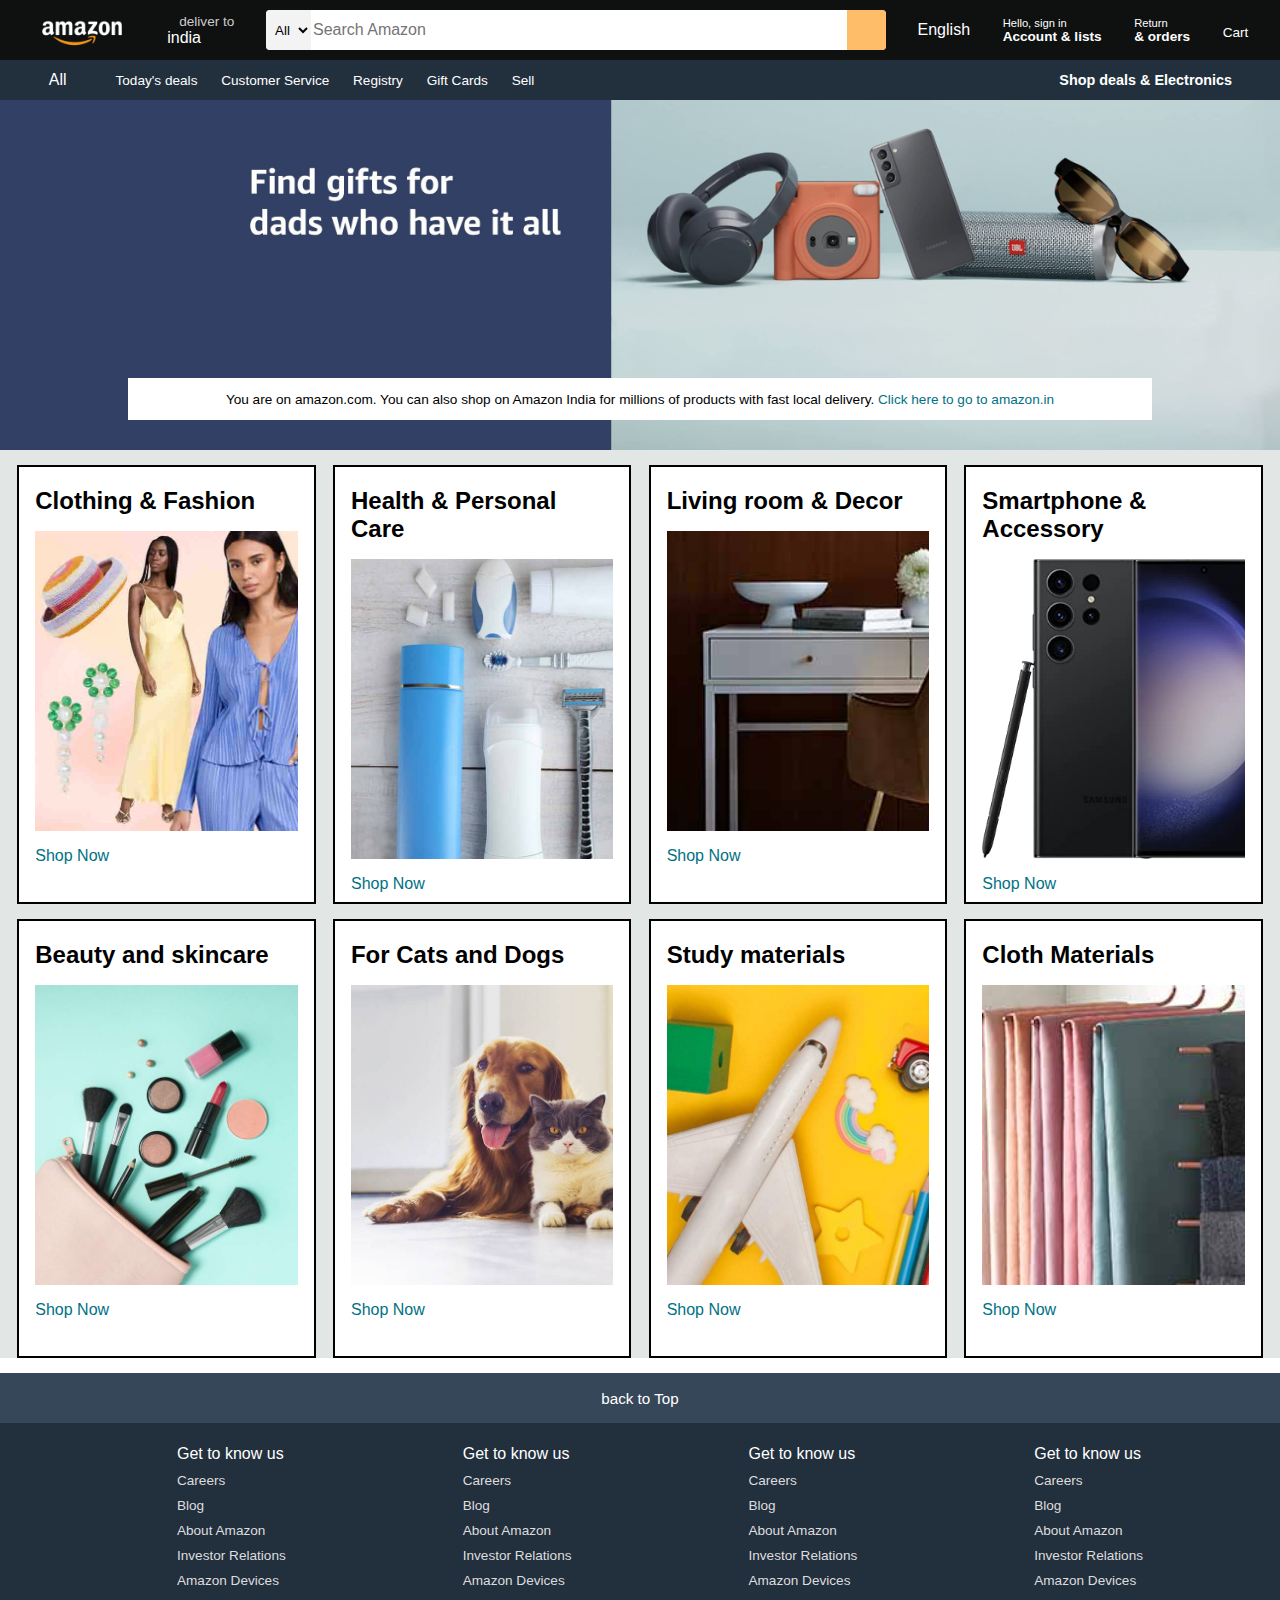
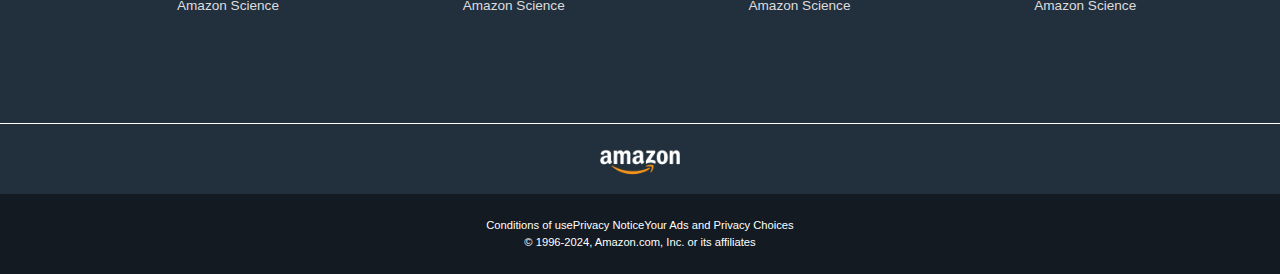
<file: Amazon Clone/index.html>
<!DOCTYPE html>
<html lang="en">
  <head>
    <meta charset="UTF-8" />
    <meta name="viewport" content="width=device-width, initial-scale=1.0" />
    <title>Amazon clone</title>
    <link
      rel="stylesheet"
      href="https://cdnjs.cloudflare.com/ajax/libs/font-awesome/6.6.0/css/all.min.css"
      integrity="sha512-Kc323vGBEqzTmouAECnVceyQqyqdsSiqLQISBL29aUW4U/M7pSPA/gEUZQqv1cwx4OnYxTxve5UMg5GT6L4JJg=="
      crossorigin="anonymous"
      referrerpolicy="no-referrer"
    />
    <link rel="stylesheet" href="styles.css" />
  </head>
  <body>
    <header>
      <div class="navbar">
        <div class="nav-logo border">
          <div class="logo"></div>
        </div>

        <div class="nav-address border">
          <p class="add-first">deliver to</p>
          <div class="add-icon">
            <i class="fa-solid fa-location-dot"></i>
            <p class="add-second">india</p>
          </div>
        </div>

        <div class="nav-search">
          <select class="search-select">
            <option>All</option>
          </select>
          <input type="text" placeholder="Search Amazon" class="search-input" />
          <div class="search-icon">
            <i class="fa-solid fa-magnifying-glass"></i>
          </div>
        </div>

        <div class="nav-lang border">
          <i class="fa-solid fa-globe"></i>
          English
        </div>

        <div class="nav-signin border">
          <p class="nav-first"><span>Hello, sign in</span></p>
          <p class="nav-second">Account & lists</p>
        </div>

        <div class="nav-return border">
          <p class="nav-first"><span>Return </span></p>
          <p class="nav-second">& orders</p>
        </div>

        <div class="nav-cart border">
          <i class="fa-solid fa-cart-shopping"></i>
          Cart
        </div>
      </div>

      <!-- panel -->
      <div class="panel ">
        <div class="panel-all border">
          <i class="fa-solid fa-bars"></i>
          All
        </div>
        <div class="panel-options">
          <p>Today's deals</p>
          <p>Customer Service</p>
          <p>Registry</p>
          <p>Gift Cards</p>
          <p>Sell</p>
        </div>
        <div class="panel-deals">Shop deals & Electronics</div>
      </div>
    </header>
    <!-- hero section -->
    <div class="hero-section">
      <div class="hero-message">
        <p>
          You are on amazon.com. You can also shop on Amazon India for millions
          of products with fast local delivery.
          <a href="#">Click here to go to amazon.in</a>
        </p>
      </div>
    </div>
    <!-- shop section -->

    <div class="shop-section">
      <div class="box1 box">
        <div class="box-content">
          <h2> Clothing & Fashion </h2>
        <div class="box-img1"></div>
        <p>Shop Now</p>
        </div>
      </div>

    <div class="box2 box">
      <div class="box-content">
        <h2>Health & Personal Care</h2>
      <div class="box-img2"></div>
      <p>Shop Now</p>
      </div>
    </div>
    <div class="box3 box">
      <div class="box-content">
        <h2>Living room & Decor</h2>
      <div class="box-img3"></div>
      <p>Shop Now</p>
      </div>
    </div>
    <div class="box4 box">
      <div class="box-content">
        <h2>Smartphone & Accessory </h2>
      <div class="box-img4"></div>
      <p>Shop Now</p>
      </div>
    </div>
    </div>


    <div class="shop-section">
      <div class="box1 box">
        <div class="box-content">
          <h2>Beauty and skincare</h2>
        <div class="box-img5"></div>
        <p>Shop Now</p>
        </div>
      </div>

    <div class="box2 box">
      <div class="box-content">
        <h2> For Cats and Dogs</h2>
      <div class="box-img6"></div>
      <p>Shop Now</p>
      </div>
    </div>
    <div class="box3 box">
      <div class="box-content">
        <h2>Study materials</h2>
      <div class="box-img7"></div>
      <p>Shop Now</p>
      </div>
    </div>
    <div class="box4 box">
      <div class="box-content">
        <h2>Cloth Materials </h2>
      <div class="box-img8"></div>
      <p>Shop Now</p>
      </div>
    </div>
    </div>

    <!-- footer  -->
    <footer>
      <div class="foot-panel1">
        back to Top
      </div>

      <div class="foot-panel2">
        <ul>
          <p>
            Get to know us
          </p>
          <a href="#">Careers</a>
          <a href="#">Blog</a>
          <a href="#">About Amazon</a>
          <a href="#">Investor Relations</a>
          <a href="#">Amazon Devices</a>
          <a href="#">Amazon Science</a>
        </ul>

        <ul>
          <p>
            Get to know us
          </p>
          <a href="#">Careers</a>
          <a href="#">Blog</a>
          <a href="#">About Amazon</a>
          <a href="#">Investor Relations</a>
          <a href="#">Amazon Devices</a>
          <a href="#">Amazon Science</a>
        </ul>

        <ul>
          <p>
            Get to know us
          </p>
          <a href="#">Careers</a>
          <a href="#">Blog</a>
          <a href="#">About Amazon</a>
          <a href="#">Investor Relations</a>
          <a href="#">Amazon Devices</a>
          <a href="#">Amazon Science</a>
        </ul>

        <ul>
          <p>
            Get to know us
          </p>
          <a href="#">Careers</a>
          <a href="#">Blog</a>
          <a href="#">About Amazon</a>
          <a href="#">Investor Relations</a>
          <a href="#">Amazon Devices</a>
          <a href="#">Amazon Science</a>
        </ul>
      </div>
      <div class="foot-panel3">
        <div class="logo"></div>
      </div>
      <div class="foot-panel4">
        <div class="pages">
          <a href="#">Conditions of use</a>
          <a href="#">Privacy Notice</a>
          <a href="#">Your Ads and Privacy Choices </a>
        </div>
        <div class="copyright">
          © 1996-2024, Amazon.com, Inc. or its affiliates
        </div>
      </div>
    </footer>
  </body>
</html>
</file>
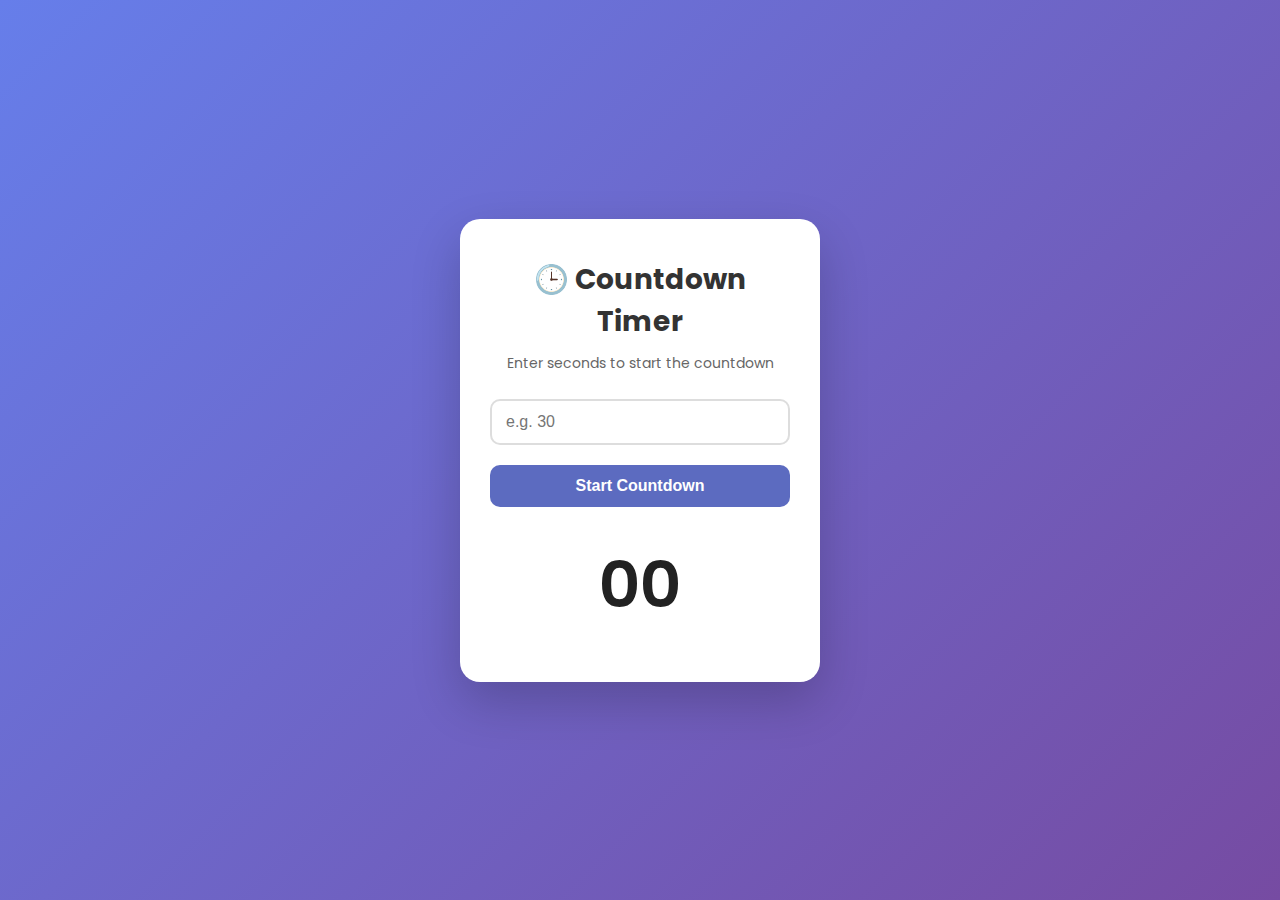
<file: countdown timer/index.html>
<!DOCTYPE html>
<html lang="en">
  <head>
    <meta charset="UTF-8" />
    <meta name="viewport" content="width=device-width, initial-scale=1.0" />
    <title>Countdown Timer</title>
    <link rel="stylesheet" href="style.css" />
    <link
      href="https://fonts.googleapis.com/css2?family=Poppins:wght@400;600&display=swap"
      rel="stylesheet"
    />
  </head>
  <body>
    <div class="container">
      <h1>🕒 Countdown Timer</h1>
      <p class="subtitle">Enter seconds to start the countdown</p>

      <input type="number" id="secondsInput" placeholder="e.g. 30" min="1" />
      <button id="startBtn">Start Countdown</button>

      <div id="displayArea">
        <h2 id="countdownDisplay">00</h2>
        <p id="doneMessage"></p>
      </div>
    </div>

    <script src="script.js"></script>
  </body>
</html>
</file>
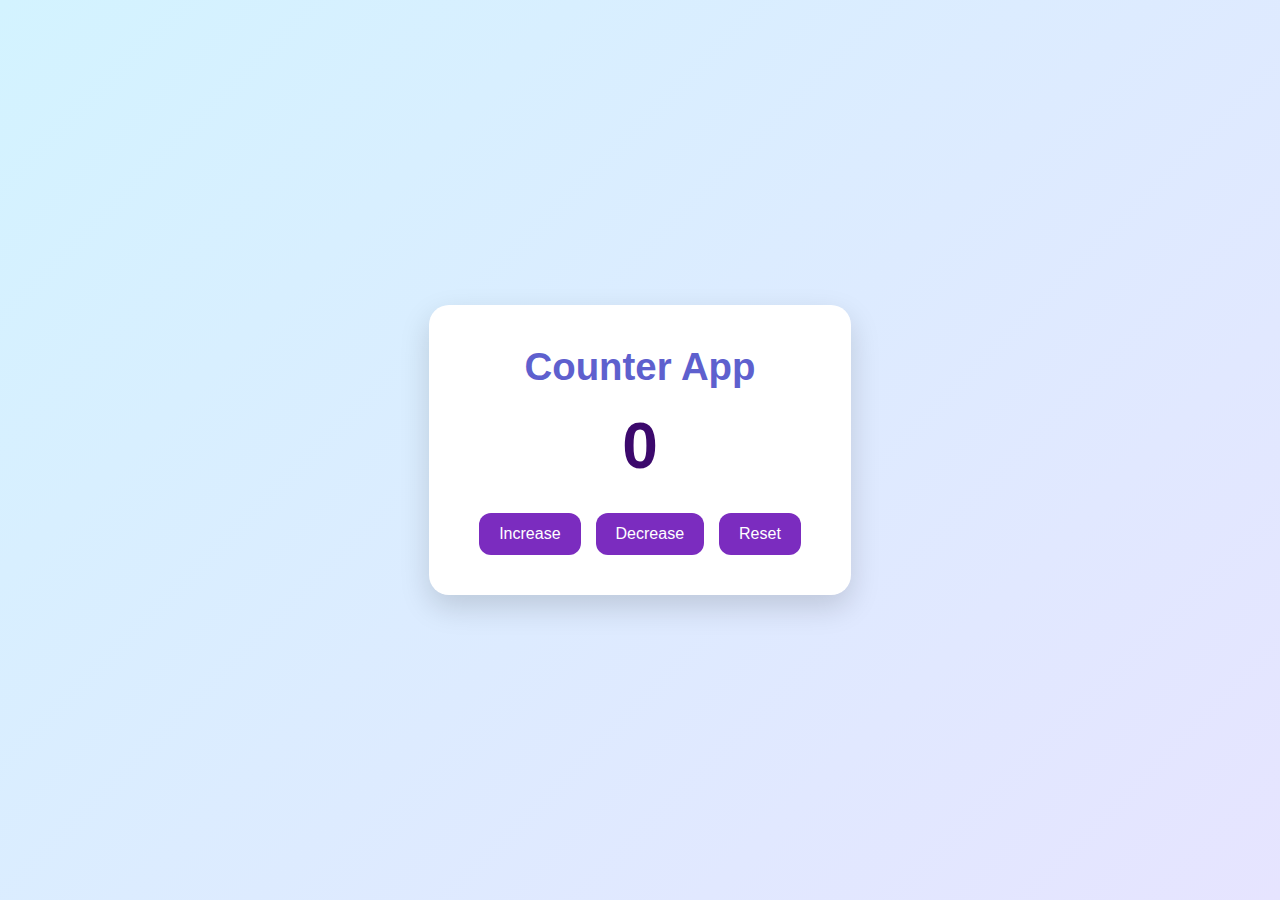
<file: Counter App/index.html>
<!DOCTYPE html>
<html lang="en">
<head>
  <meta charset="UTF-8" />
  <meta name="viewport" content="width=device-width, initial-scale=1.0"/>
  <title>Counter App</title>
  <link rel="stylesheet" href="style.css" />
</head>
<body>
  <div class="counter-app">
    <h1>Counter App</h1>
    <div id="count-display">0</div>
    <div class="button-group">
      <button id="increase">Increase</button>
      <button id="decrease">Decrease</button>
      <button id="reset">Reset</button>
    </div>
  </div>
  <script src="script.js"></script>
</body>
</html>
</file>
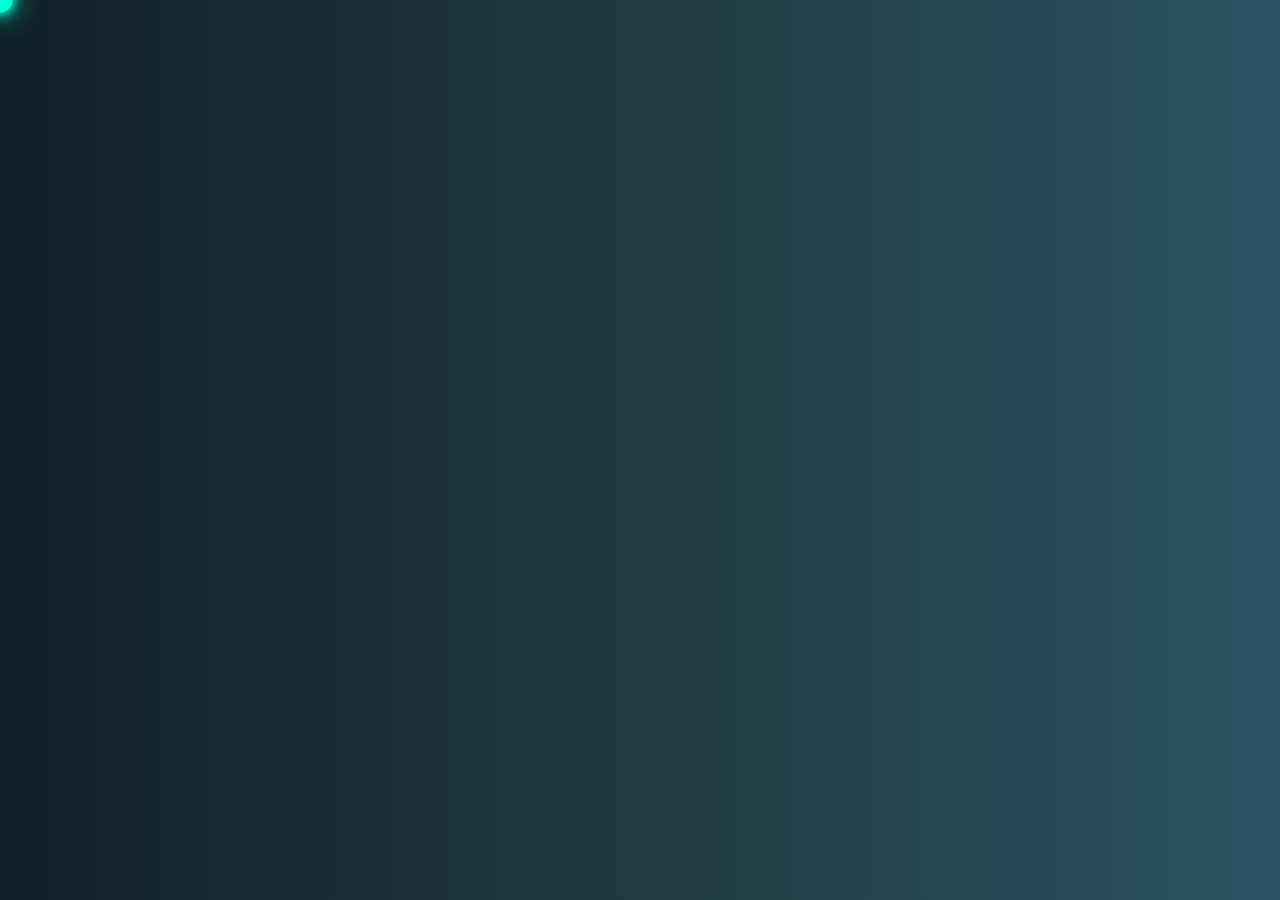
<file: Cursor Follower/index.html>
<!DOCTYPE html>
<html lang="en">
<head>
  <meta charset="UTF-8" />
  <meta name="viewport" content="width=device-width, initial-scale=1.0"/>
  <title>Cursor Follower</title>
  <link rel="stylesheet" href="style.css" />
</head>
<body>
  <div class="follower"></div>

  <script src="script.js"></script>
</body>
</html>
</file>
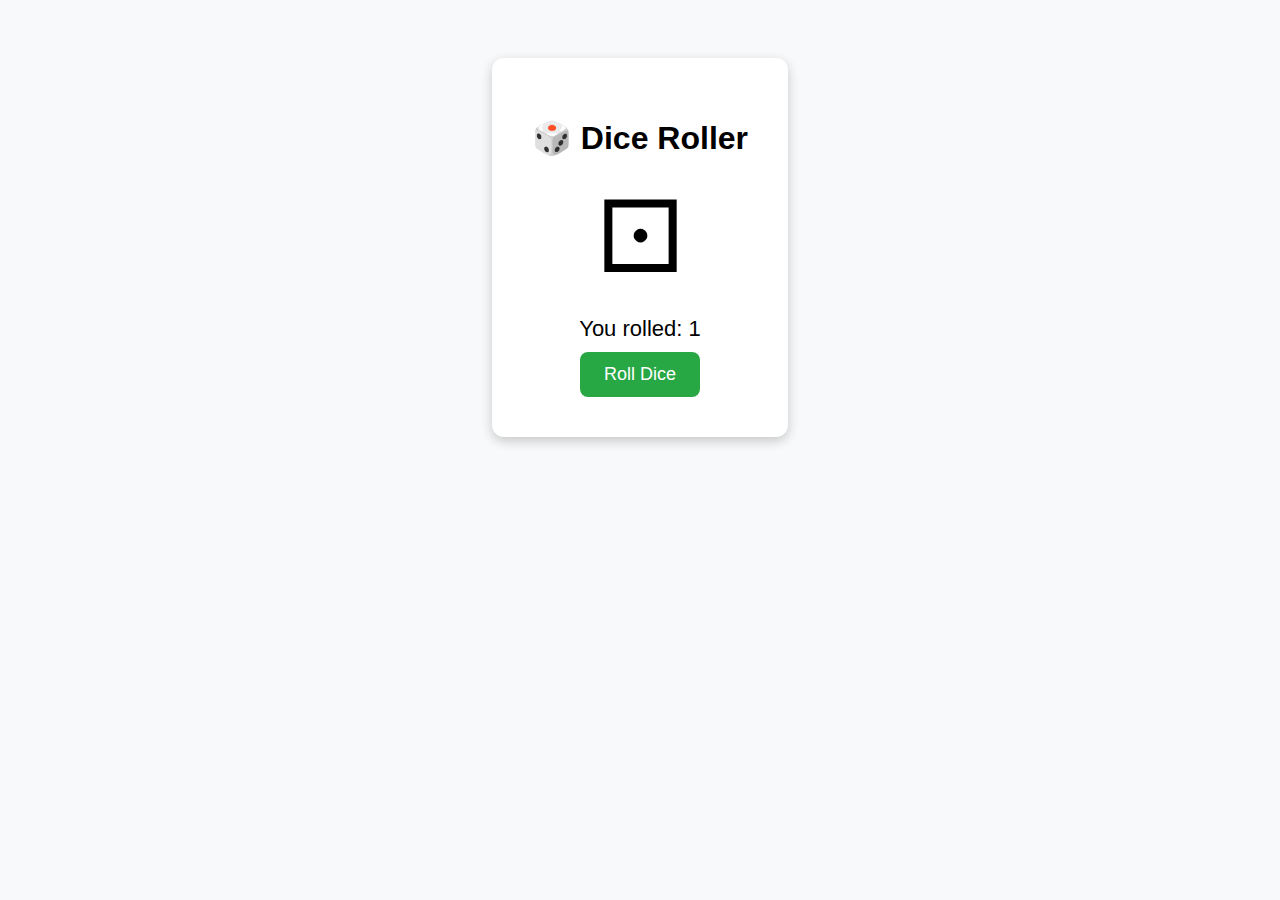
<file: dice roller/index.html>
<!DOCTYPE html>
<html lang="en">
<head>
  <meta charset="UTF-8" />
  <meta name="viewport" content="width=device-width, initial-scale=1.0"/>
  <title>Dice Roller</title>
  <link rel="stylesheet" href="style.css" />
</head>
<body>
  <div class="container">
    <h1>🎲 Dice Roller</h1>
    <div id="diceFace">⚀</div>
    <p id="diceNumber">You rolled: 1</p>
    <button id="rollBtn">Roll Dice</button>
  </div>

  <script src="script.js"></script>
</body>
</html>
</file>
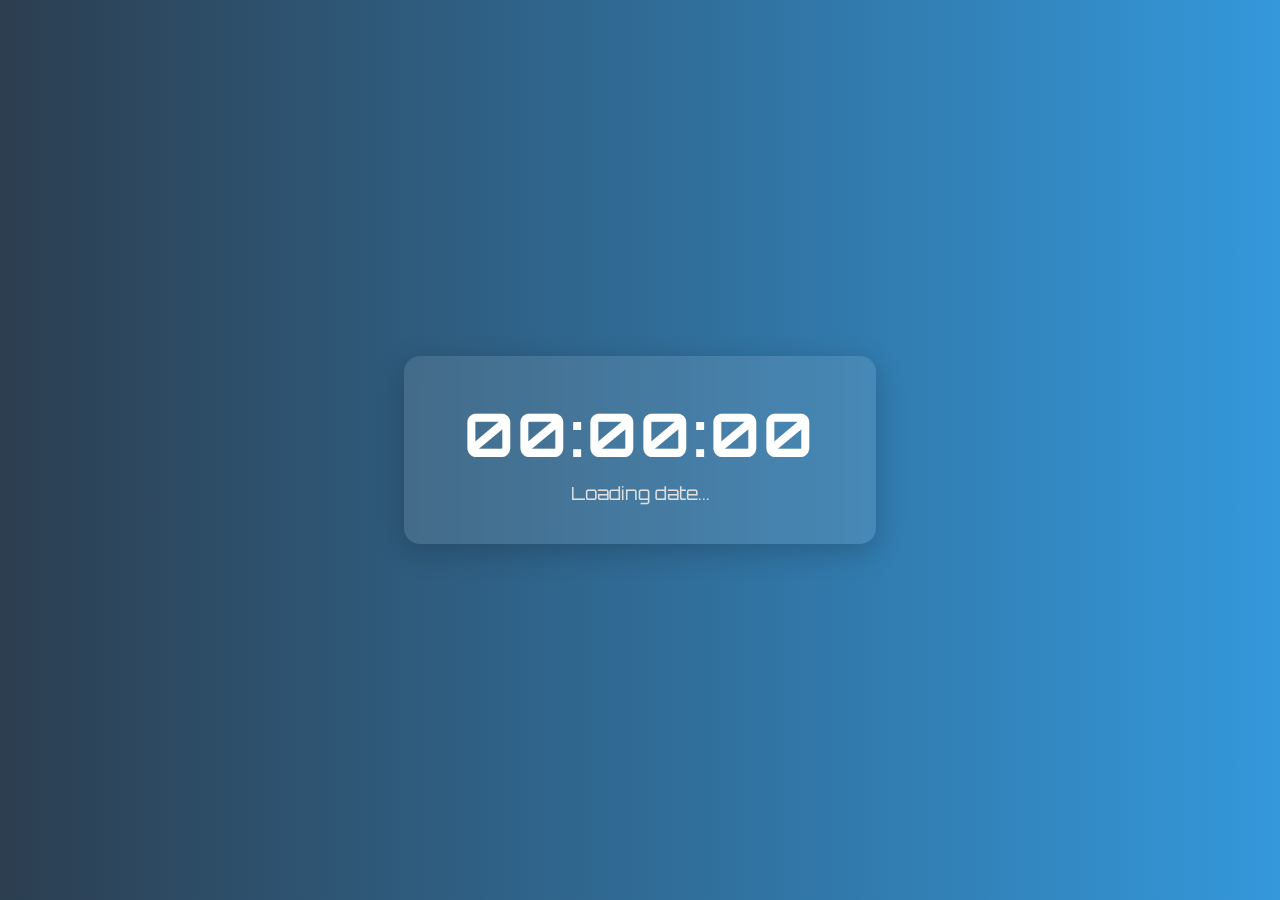
<file: digital clock/index.html>
<!DOCTYPE html>
<html lang="en">
<head>
  <meta charset="UTF-8" />
  <meta name="viewport" content="width=device-width, initial-scale=1.0"/>
  <title>Digital Clock</title>
  <link rel="stylesheet" href="style.css" />
  <link href="https://fonts.googleapis.com/css2?family=Orbitron&display=swap" rel="stylesheet">
</head>
<body>
  <div class="clock-container">
    <h1 id="clock">00:00:00</h1>
    <p class="date" id="date">Loading date...</p>
  </div>
  <script src="script.js"></script>
</body>
</html>
</file>
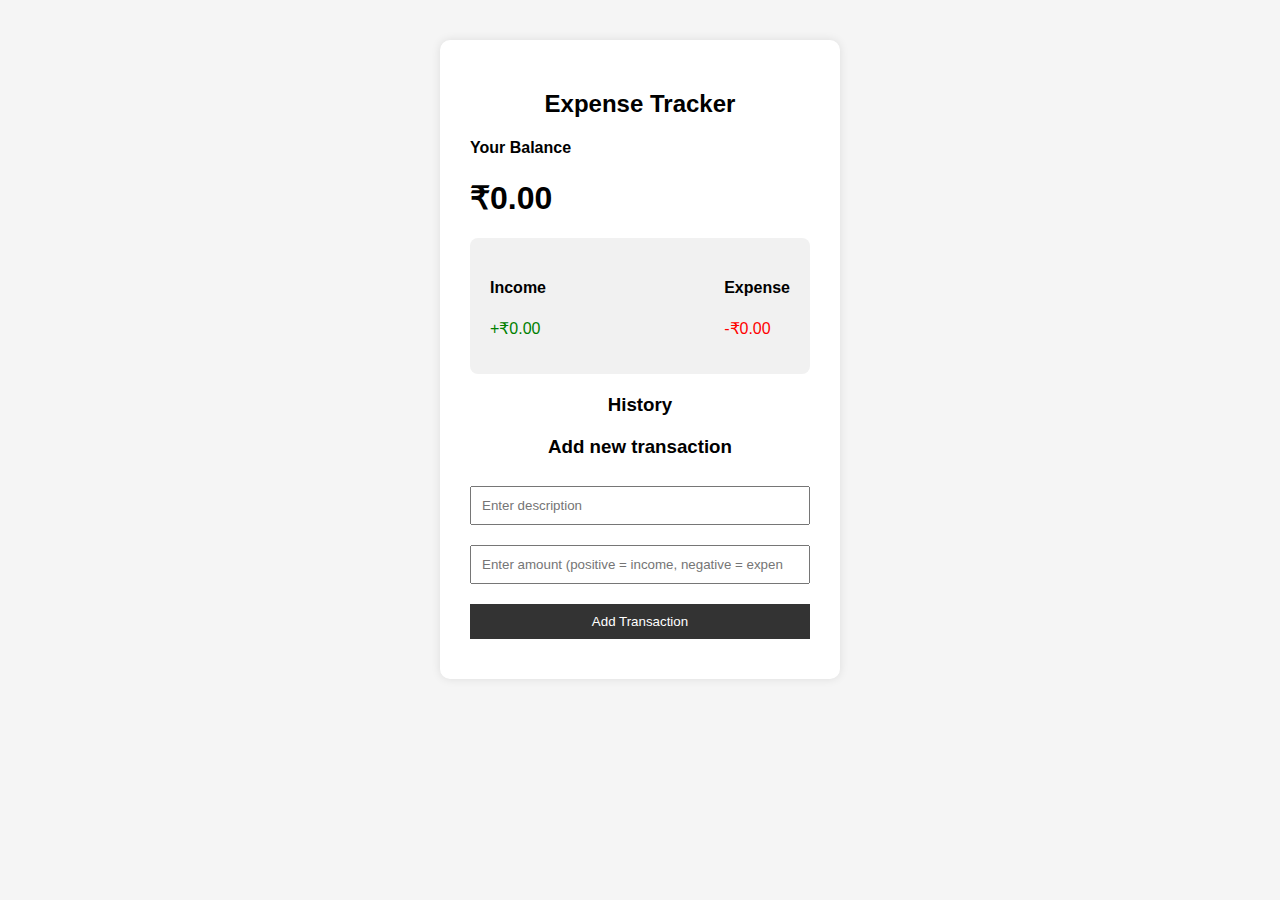
<file: expense tracker/index.html>
<!DOCTYPE html>
<html lang="en">
<head>
  <meta charset="UTF-8" />
  <meta name="viewport" content="width=device-width, initial-scale=1.0"/>
  <title>Expense Tracker</title>
  <link rel="stylesheet" href="style.css" />
</head>
<body>
  <div class="container">
    <h2>Expense Tracker</h2>
    <h4>Your Balance</h4>
    <h1 id="balance">₹0.00</h1>

    <div class="inc-exp-container">
      <div>
        <h4>Income</h4>
        <p id="money-plus" class="money plus">+₹0.00</p>
      </div>
      <div>
        <h4>Expense</h4>
        <p id="money-minus" class="money minus">-₹0.00</p>
      </div>
    </div>

    <h3>History</h3>
    <ul id="list" class="list"></ul>

    <h3>Add new transaction</h3>
    <form id="form">
      <input type="text" id="text" placeholder="Enter description" required />
      <input type="number" id="amount" placeholder="Enter amount (positive = income, negative = expense)" required />
      <button type="submit">Add Transaction</button>
    </form>
  </div>

  <script src="script.js"></script>
</body>
</html>
</file>
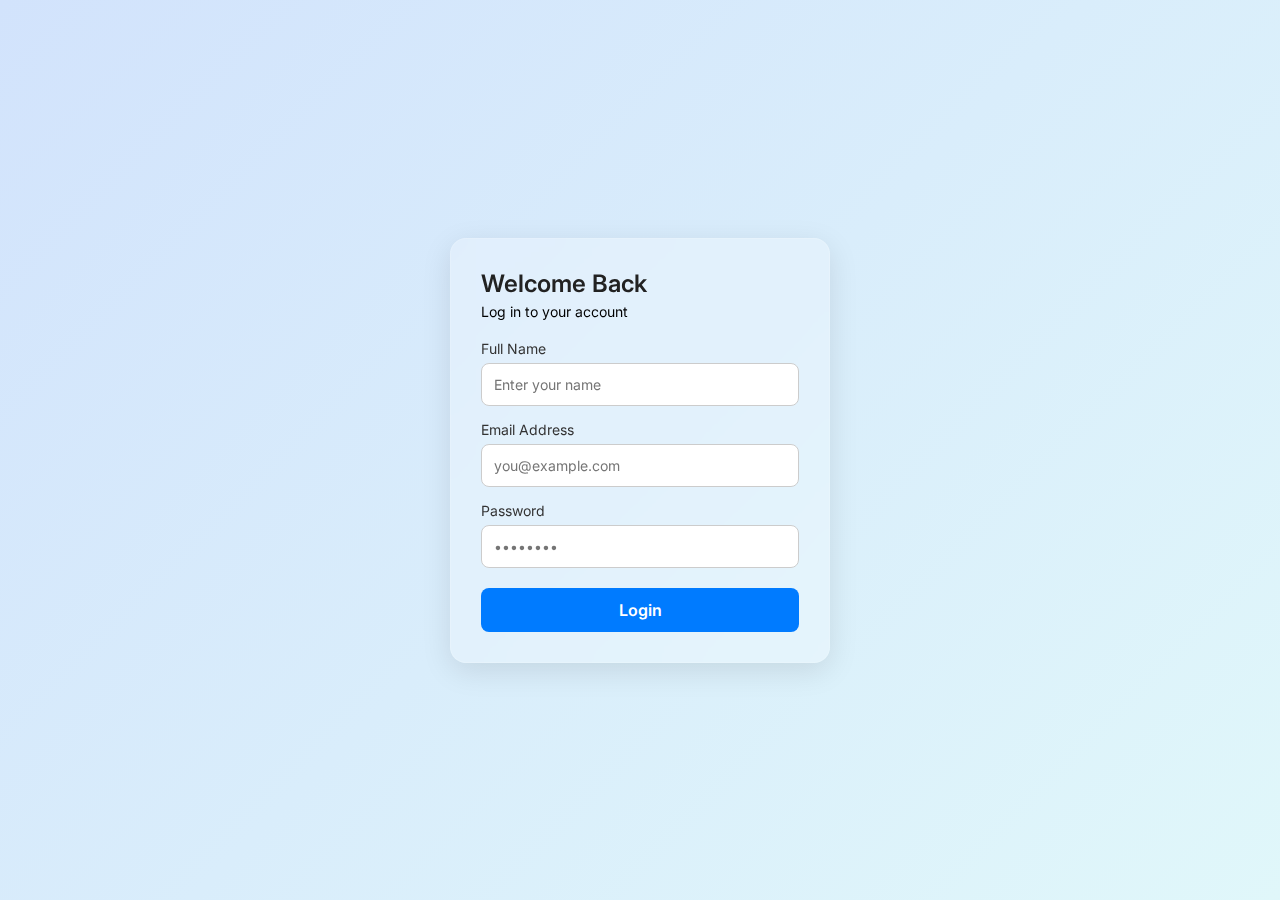
<file: login page/index.html>
<!DOCTYPE html>
<html lang="en">
<head>
  <meta charset="UTF-8" />
  <meta name="viewport" content="width=device-width, initial-scale=1.0" />
  <title>Login | MediCare</title>
  <link rel="stylesheet" href="style.css" />
  <link href="https://fonts.googleapis.com/css2?family=Inter:wght@400;600&display=swap" rel="stylesheet" />
</head>
<body>
  <div class="container">
    <form id="loginForm" class="login-box">
      <h2>Welcome Back </h2>
      <p class="sub">Log in to your account</p>

      <label for="username">Full Name</label>
      <input type="text" id="username" name="username" placeholder="Enter your name" required />

      <label for="email">Email Address</label>
      <input type="email" id="email" name="email" placeholder="you@example.com" required />

      <label for="password">Password</label>
      <input type="password" id="password" name="password" placeholder="••••••••" required />

      <button type="submit" id="btn">Login</button>
    </form>
  </div>

  <script src="script.js"></script>
</body>
</html>
</file>
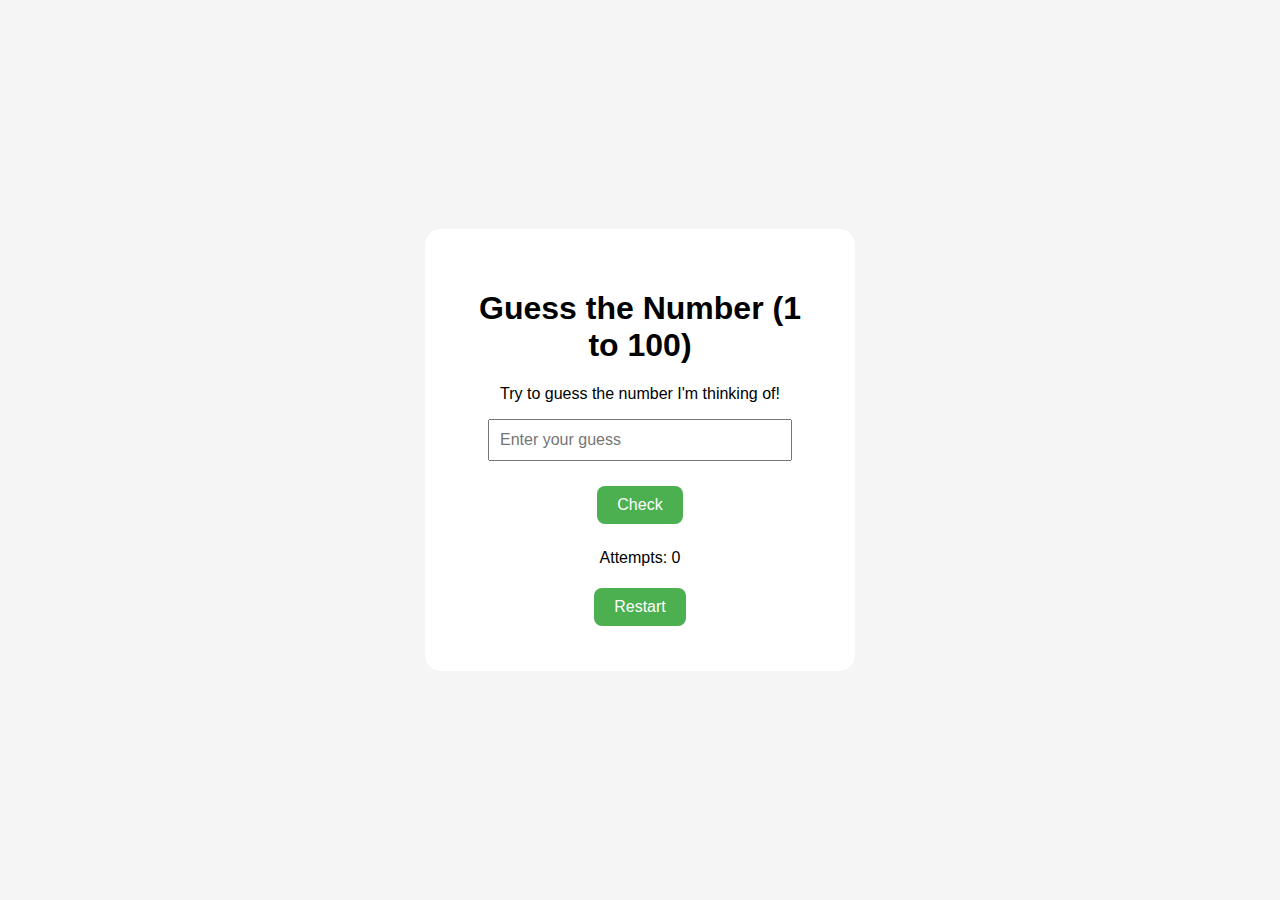
<file: number guessing game/index.html>
<!DOCTYPE html>
<html lang="en">
  <head>
    <meta charset="UTF-8" />
    <title>Number Guessing Game</title>
    <link rel="stylesheet" href="style.css" />
  </head>
  <body>
    <div class="game-container">
      <h1>Guess the Number (1 to 100)</h1>
      <p>Try to guess the number I'm thinking of!</p>

      <input type="number" id="guessInput" placeholder="Enter your guess" />
      <button id="checkBtn">Check</button>
      <p id="message"></p>
      <p id="attempts">Attempts: 0</p>
      <button id="restartBtn">Restart</button>
    </div>

    <script src="script.js"></script>
  </body>
</html>
</file>
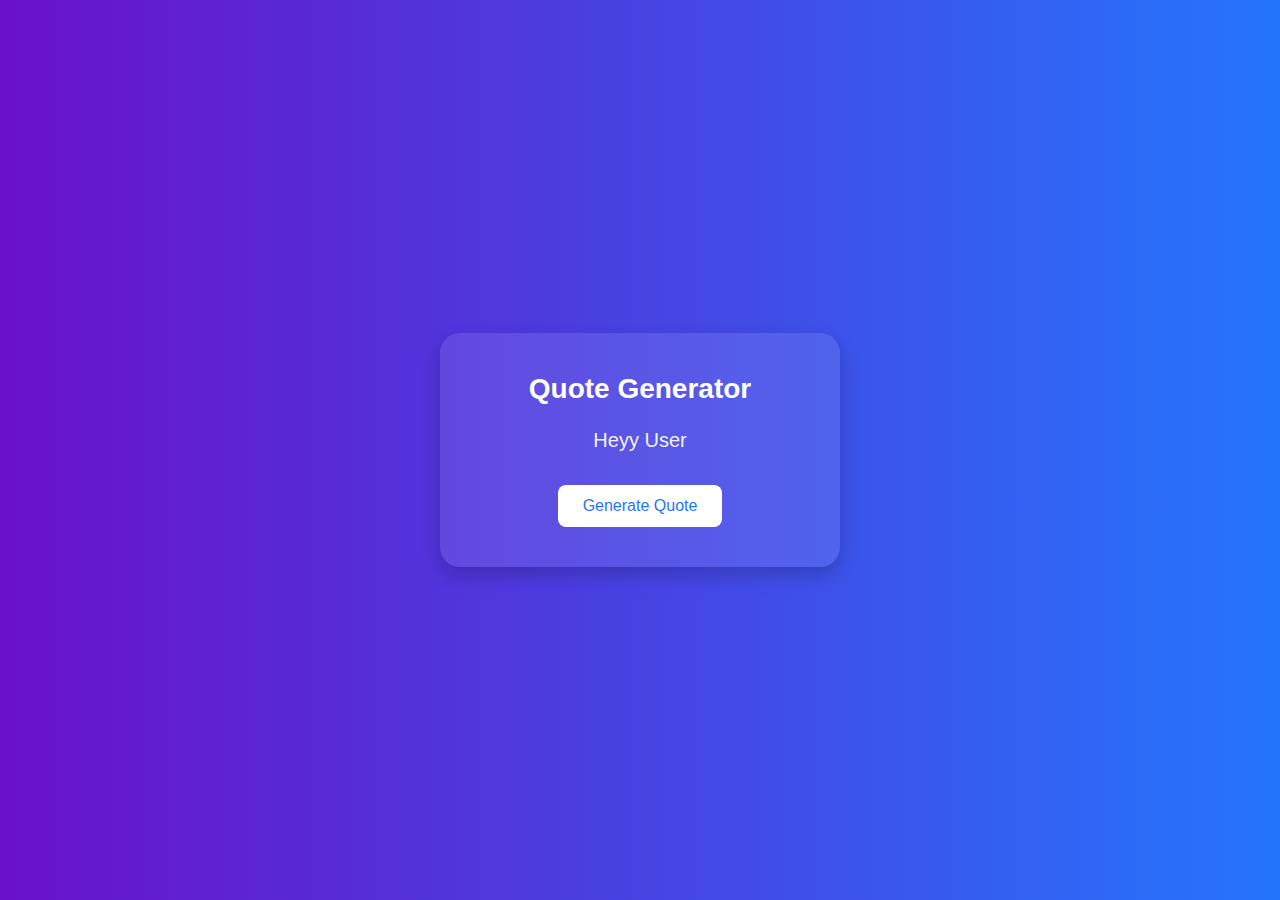
<file: Random Quote generator/index.html>
<!DOCTYPE html>
<html lang="en">
  <head>
    <meta charset="UTF-8" />
    <meta name="viewport" content="width=device-width, initial-scale=1.0" />
    <title>Document</title>
    <link rel="stylesheet" href="style.css" />
  </head>
  <body>
    <div class="container">
      <h1>Quote Generator</h1>
      <p id="quote">Heyy User</p>
      <button id="btn">Generate Quote</button>
    </div>
    <script src="script.js"></script>
  </body>
</html>
</file>
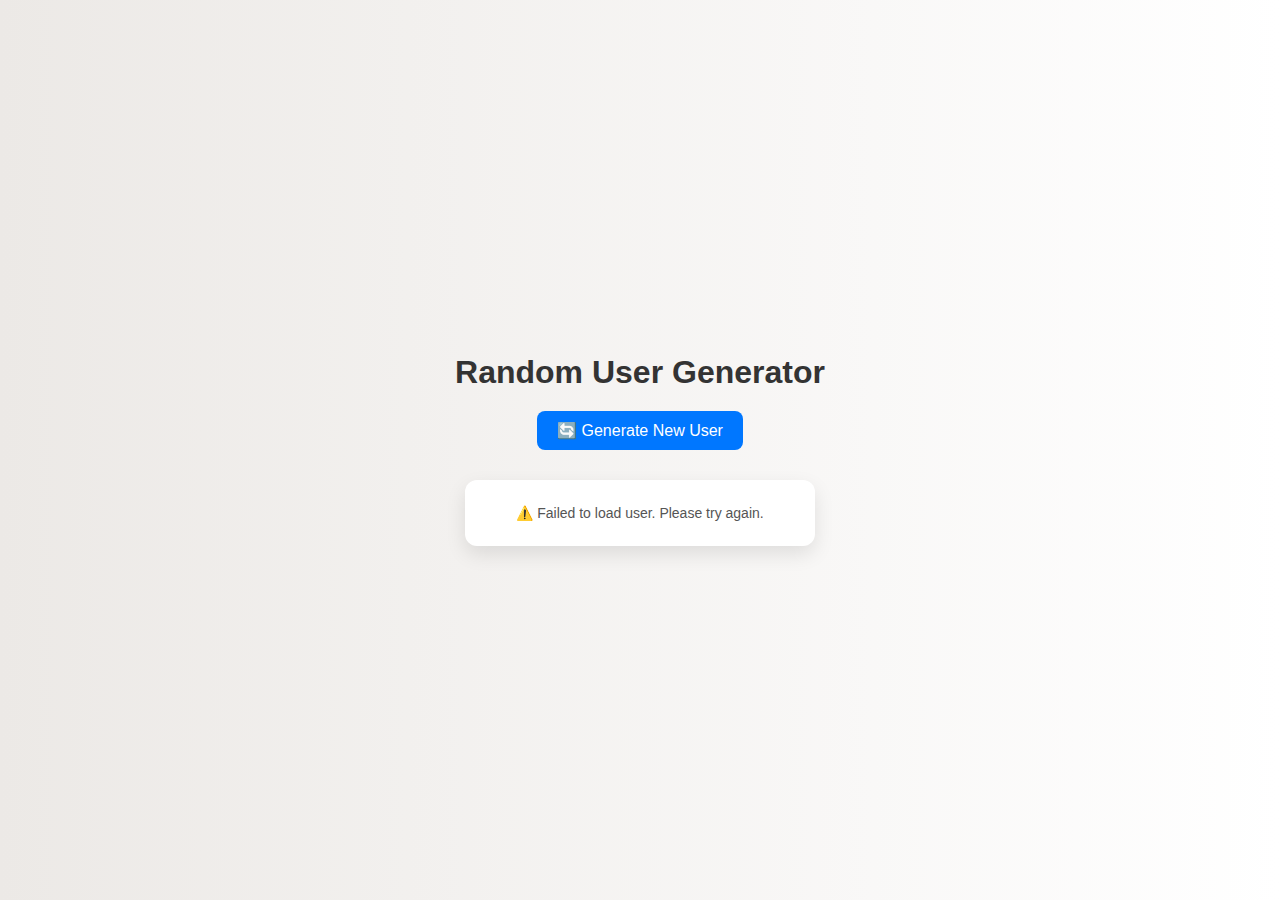
<file: Random User Generator/index.html>
<!DOCTYPE html>
<html lang="en">
<head>
  <meta charset="UTF-8" />
  <meta name="viewport" content="width=device-width, initial-scale=1.0" />
  <title>Random User Generator</title>
  <link rel="stylesheet" href="style.css" />
</head>
<body>
  <div class="container">
    <h1>Random User Generator</h1>
    <button id="generate">🔄 Generate New User</button>
    <div id="user-card" class="card">
      <!-- User data will be inserted here -->
    </div>
  </div>

  <script src="script.js"></script>
</body>
</html>
</file>
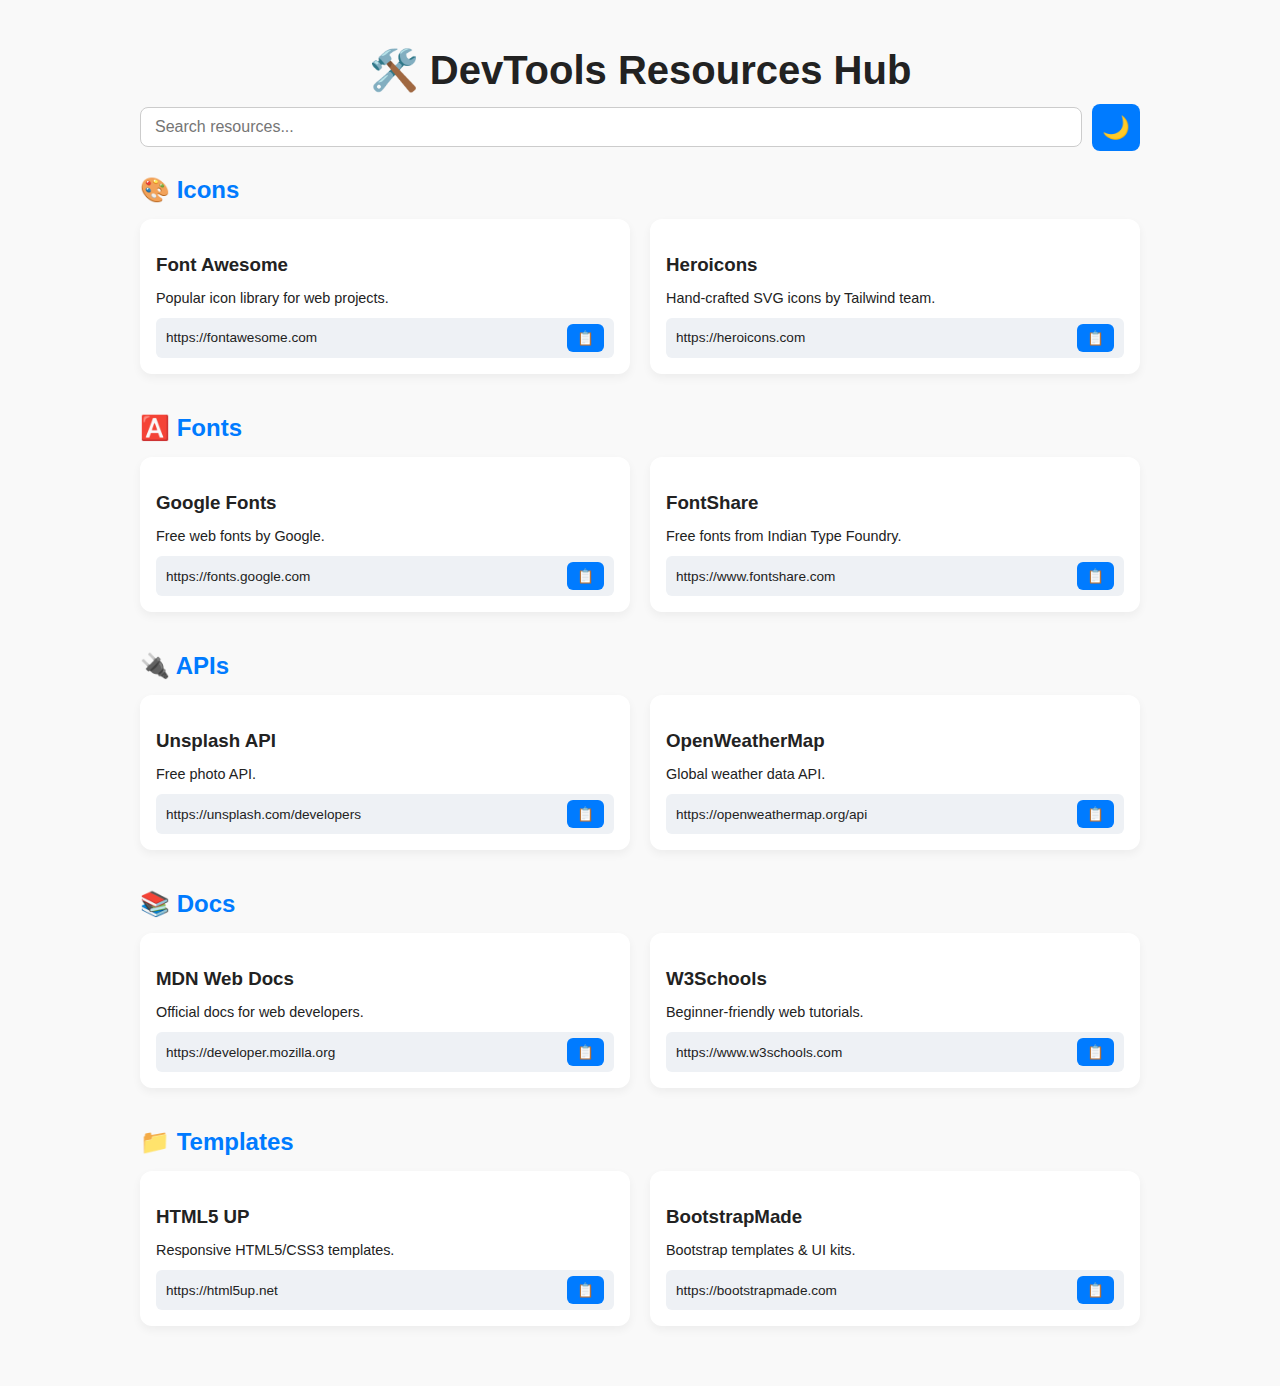
<file: Resources for developers/index.html>
<!DOCTYPE html>
<html lang="en">
<head>
  <meta charset="UTF-8" />
  <meta name="viewport" content="width=device-width, initial-scale=1.0"/>
  <title>DevTools Resources Hub</title>
  <link rel="stylesheet" href="style.css" />
</head>
<body>
  <div class="container">
    <header>
      <h1>🛠️ DevTools Resources Hub</h1>
      <div class="top-bar">
        <input type="text" id="search" placeholder="Search resources..." />
        <button id="toggle-theme">🌙</button>
      </div>
    </header>

    <main>
      <!-- Each category -->
      <section class="category" data-category="Icons">
        <h2>🎨 Icons</h2>
        <div class="resources">
          <div class="resource-card">
            <h3>Font Awesome</h3>
            <p>Popular icon library for web projects.</p>
            <div class="link-box">
              <span>https://fontawesome.com</span>
              <button onclick="copyToClipboard('https://fontawesome.com', this)">📋</button>
            </div>
          </div>
          <div class="resource-card">
            <h3>Heroicons</h3>
            <p>Hand-crafted SVG icons by Tailwind team.</p>
            <div class="link-box">
              <span>https://heroicons.com</span>
              <button onclick="copyToClipboard('https://heroicons.com', this)">📋</button>
            </div>
          </div>
        </div>
      </section>

      <section class="category" data-category="Fonts">
        <h2>🅰️ Fonts</h2>
        <div class="resources">
          <div class="resource-card">
            <h3>Google Fonts</h3>
            <p>Free web fonts by Google.</p>
            <div class="link-box">
              <span>https://fonts.google.com</span>
              <button onclick="copyToClipboard('https://fonts.google.com', this)">📋</button>
            </div>
          </div>
          <div class="resource-card">
            <h3>FontShare</h3>
            <p>Free fonts from Indian Type Foundry.</p>
            <div class="link-box">
              <span>https://www.fontshare.com</span>
              <button onclick="copyToClipboard('https://www.fontshare.com', this)">📋</button>
            </div>
          </div>
        </div>
      </section>

      <section class="category" data-category="APIs">
        <h2>🔌 APIs</h2>
        <div class="resources">
          <div class="resource-card">
            <h3>Unsplash API</h3>
            <p>Free photo API.</p>
            <div class="link-box">
              <span>https://unsplash.com/developers</span>
              <button onclick="copyToClipboard('https://unsplash.com/developers', this)">📋</button>
            </div>
          </div>
          <div class="resource-card">
            <h3>OpenWeatherMap</h3>
            <p>Global weather data API.</p>
            <div class="link-box">
              <span>https://openweathermap.org/api</span>
              <button onclick="copyToClipboard('https://openweathermap.org/api', this)">📋</button>
            </div>
          </div>
        </div>
      </section>

      <section class="category" data-category="Docs">
        <h2>📚 Docs</h2>
        <div class="resources">
          <div class="resource-card">
            <h3>MDN Web Docs</h3>
            <p>Official docs for web developers.</p>
            <div class="link-box">
              <span>https://developer.mozilla.org</span>
              <button onclick="copyToClipboard('https://developer.mozilla.org', this)">📋</button>
            </div>
          </div>
          <div class="resource-card">
            <h3>W3Schools</h3>
            <p>Beginner-friendly web tutorials.</p>
            <div class="link-box">
              <span>https://www.w3schools.com</span>
              <button onclick="copyToClipboard('https://www.w3schools.com', this)">📋</button>
            </div>
          </div>
        </div>
      </section>

      <section class="category" data-category="Templates">
        <h2>📁 Templates</h2>
        <div class="resources">
          <div class="resource-card">
            <h3>HTML5 UP</h3>
            <p>Responsive HTML5/CSS3 templates.</p>
            <div class="link-box">
              <span>https://html5up.net</span>
              <button onclick="copyToClipboard('https://html5up.net', this)">📋</button>
            </div>
          </div>
          <div class="resource-card">
            <h3>BootstrapMade</h3>
            <p>Bootstrap templates & UI kits.</p>
            <div class="link-box">
              <span>https://bootstrapmade.com</span>
              <button onclick="copyToClipboard('https://bootstrapmade.com', this)">📋</button>
            </div>
          </div>
        </div>
      </section>
    </main>
  </div>

  <div id="toast">Copied to clipboard!</div>
  <script src="script.js"></script>
</body>
</html>
</file>
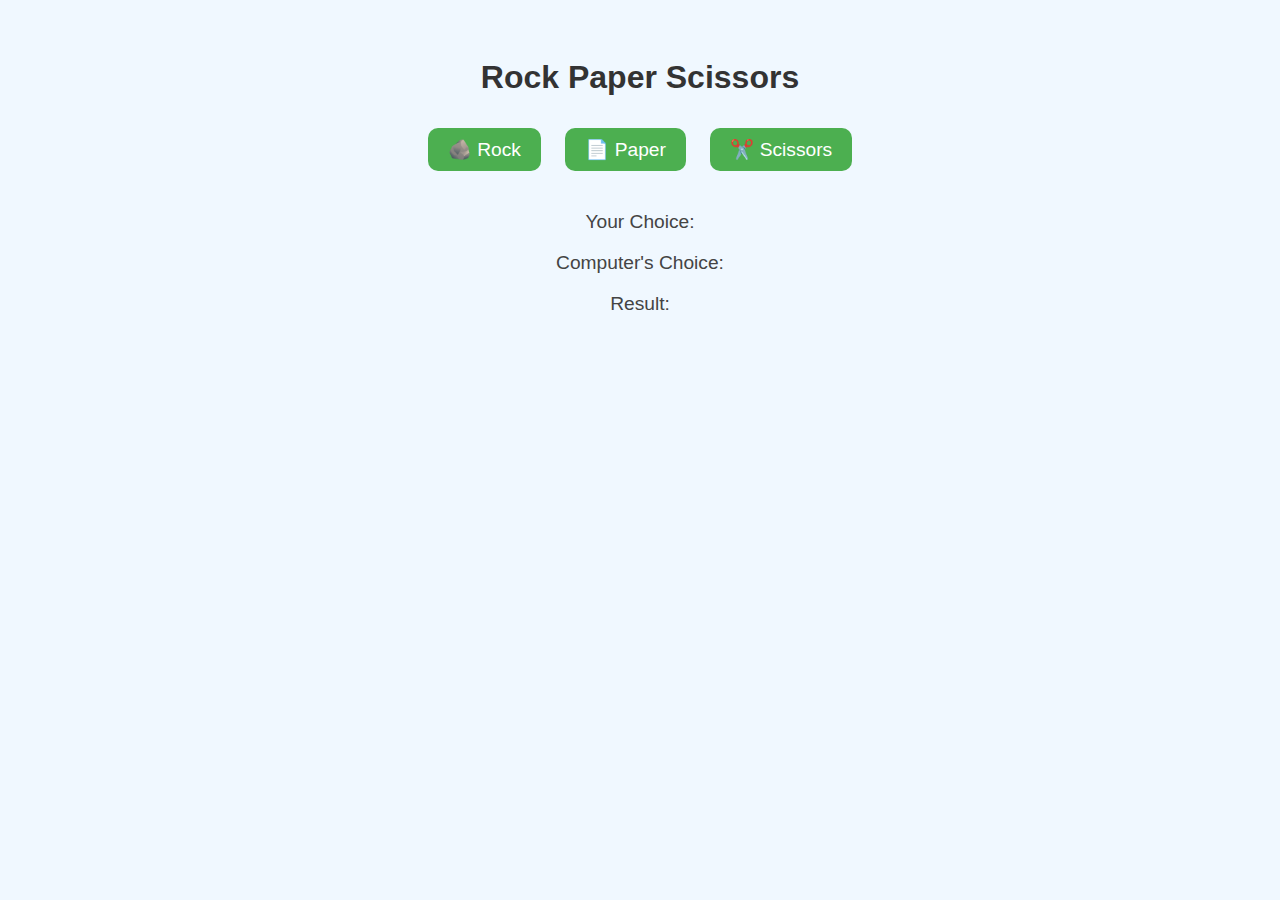
<file: rock paper scissors/index.html>
<!DOCTYPE html>
<html lang="en">
<head>
  <meta charset="UTF-8">
  <title>Rock Paper Scissors</title>
  <link rel="stylesheet" href="style.css">
</head>
<body>
  <h1>Rock Paper Scissors</h1>

  <div class="buttons">
    <button onclick="playGame('rock')">🪨 Rock</button>
    <button onclick="playGame('paper')">📄 Paper</button>
    <button onclick="playGame('scissors')">✂️ Scissors</button>
  </div>

  <div class="result">
    <p id="player-choice">Your Choice: </p>
    <p id="computer-choice">Computer's Choice: </p>
    <p id="winner">Result: </p>
  </div>

  <script src="script.js"></script>
</body>
</html>
</file>
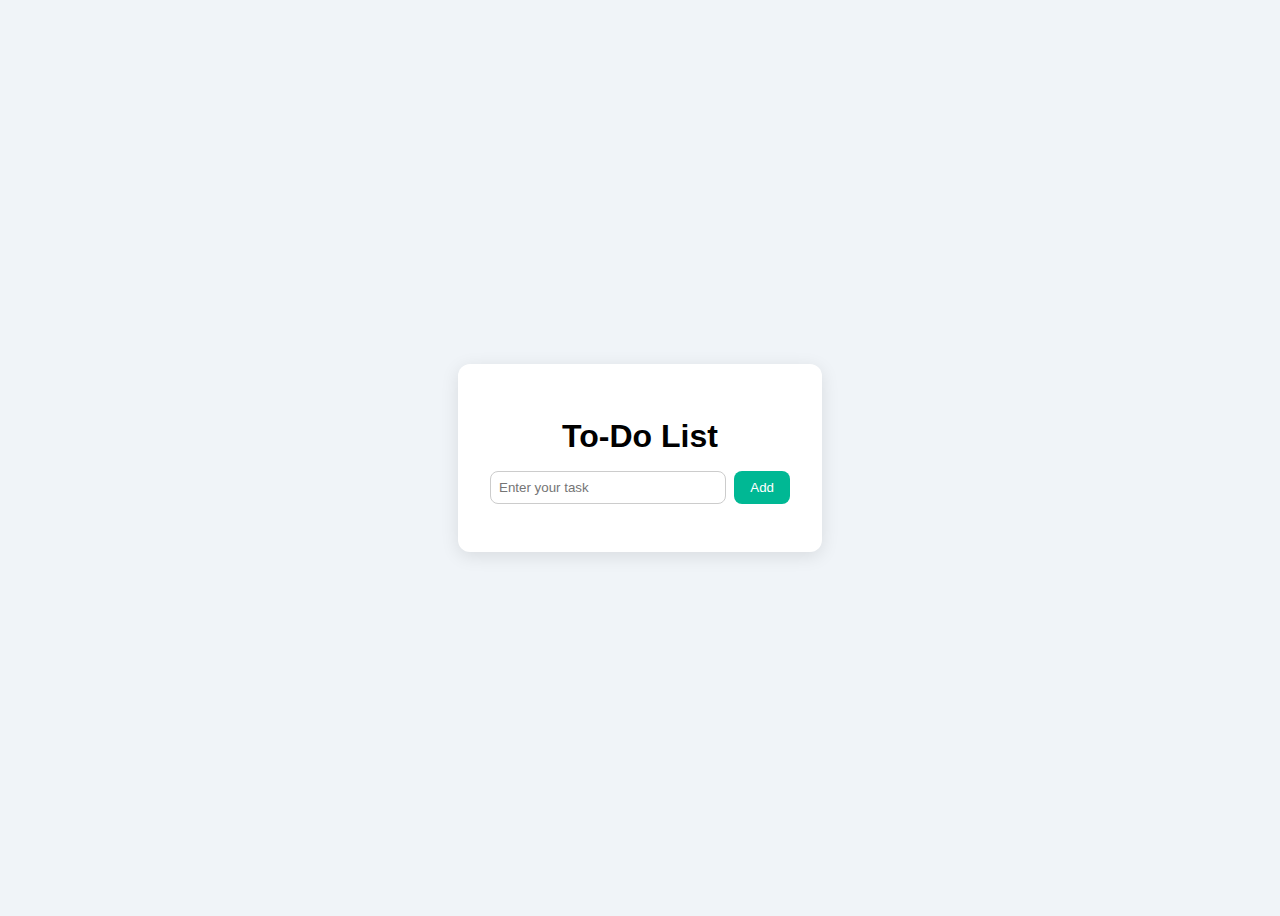
<file: To-DO List/index.html>
<!DOCTYPE html>
<html lang="en">
  <head>
    <meta charset="UTF-8" />
    <meta name="viewport" content="width=device-width, initial-scale=1.0" />
    <title>Document</title>
    <link rel="stylesheet" href="style.css" />
  </head>
  <body>
    <div class="container">
      <h1>To-Do List </h1>
      <div class="input-group">
        <input type="text" id="taskInput" placeholder="Enter your task" />
        <button id="addBtn">Add</button>
      </div>
      <ul id="taskList"></ul>
    </div>

    <script src="script.js"></script>
  </body>
</html>
</file>
<file: Amazon Clone/styles.css>
* {
  margin: 0;
  font-family: Arial, Helvetica, sans-serif;
  border: border-box;
}
.navbar {
  height: 60px;
  background-color: #0f1111;
  color: white;
  display: flex;
  align-items: center;
  justify-content: space-evenly;
}

.nav-logo {
  height: 50px;
  width: 100px;
}

.logo {
  background-image: url("amazon_logo.png");
  background-size: cover;
  height: 50px;
  width: 100%;
}

.border {
  border: 1.5px solid transparent;
}

.border:hover {
  border: 1.5px solid white;
}

/* box2 */
.add-first {
  color: #cccccc;
  font-size: 0.85rem;
  margin-left: 15px;
}

.add-second {
  font-size: 1rem;
  margin-left: 3px;
}

.add-icon {
  display: flex;
  align-items: center;
}

/* box3 */

.nav-search {
  display: flex;
  justify-content: space-evenly;
  background-color: pink;
  width: 620px;
  height: 40px;
  border-radius: 4px;
}

.search-select {
  border-top-left-radius: 4px;
  border-bottom-left-radius: 4px;
  background-color: #f3f3f3;
  padding: 5px;
  width: 50px;
  text-align: center;
  border: none;
}

.search-input {
  width: 100%;
  font-size: 1rem;
  border: none;
}

.search-icon {
  width: 45px;
  display: flex;
  justify-content: center;
  align-items: center;
  font-size: 1.3rem;
  background-color: #febd68;
  border-top-right-radius: 4px;
  border-bottom-right-radius: 4px;
  color: #0f1111;
}

.nav-search:hover {
  border: 2px solid orange;
}

/* box4 */

.nav-first {
  font-size: 0.7rem;
}

.nav-second {
  font-size: 0.85rem;
  font-weight: 700;
}

/* box-6 */

.nav-cart i {
  font-size: 22px;
}

.nav-cart {
  font-size: 0.85rem;
  font-weight: 700px;
}

/* panel */

.panel {
  height: 40px;
  background-color: #222f3d;
  display: flex;
  color: white;
  align-items: center;
  justify-content: space-evenly;
}

.panel-options p {
  display: inline;
  color: white;
  margin-right: 20px;
}

.panel-options {
  width: 70%;
  font-size: 0.85rem;
}

.panel-deals {
  font-size: 0.9rem;
  font-weight: 700;
}

/**herosection**/

.hero-section {
  background-image: url("hero_image.jpg");
  height: 350px;
  background-size: cover;
  display: flex;
  justify-content: center;
  align-items: flex-end;
}

.hero-message {
  background-color: white;
  color: black;
  height: 42px;
  display: flex;
  align-items: center;
  justify-content: center;
  width: 80%;
  font-size: 0.85rem;
  margin-bottom: 30px;
}

.hero-message a {
  color: #007185;
  text-decoration: none;
}

/* shop section */

.shop-section {
  display: flex;
  justify-content: space-evenly;
  background-color: #e2e7e6;
  flex: wrap;
}

.box {
  border: 2px solid black;
  height: 400px;
  width: 23%;
  background-color: white;
  padding: 20px 0px 15px;
  margin-top: 15px;
}

.box-img1 {
  background-image: url("box8_image.jpg");
  height: 300px;
  background-size: cover;
  background-repeat: no-repeat;
  margin-top: 1rem;
  margin-bottom: 1rem;
}

.box-img2 {
  background-image: url("box2_image.jpg");
  height: 300px;
  background-size: cover;
  background-repeat: no-repeat;
  margin-top: 1rem;
  margin-bottom: 1rem;
}
.box-img3 {
  background-image: url("box3_image.jpg");
  height: 300px;
  background-size: cover;
  background-repeat: no-repeat;
  margin-top: 1rem;
  margin-bottom: 1rem;
}

.box-img4 {
  background-image: url("box4_image.jpg");
  height: 300px;
  background-size: cover;
  background-repeat: no-repeat;
  margin-top: 1rem;
  margin-bottom: 1rem;
}

.box-img5 {
  background-image: url("box5_image.jpg");
  height: 300px;
  background-size: cover;
  background-repeat: no-repeat;
  margin-top: 1rem;
  margin-bottom: 1rem;
}

.box-img6 {
  background-image: url("box6_image.jpg");
  height: 300px;
  background-size: cover;
  background-repeat: no-repeat;
  margin-top: 1rem;
  margin-bottom: 1rem;
}

.box-img7 {
  background-image: url("box7_image.jpg");
  height: 300px;
  background-size: cover;
  background-repeat: no-repeat;
  margin-top: 1rem;
  margin-bottom: 1rem;
}

.box-img8 {
  background-image: url("box1_image.jpg");
  height: 300px;
  background-size: cover;
  background-repeat: no-repeat;
  margin-top: 1rem;
  margin-bottom: 1rem;
}
.box-content {
  margin-left: 1rem;
  margin-right: 1rem;
}
.box-content p {
  color: #007185;
}

/**footer**/

footer {
  margin-top: 15px;
}

.foot-panel1 {
  background-color: #37475a;
  color: white;
  height: 50px;
  display: flex;
  justify-content: center;
  align-items: center;
  font-size: 0.95rem;
}

.foot-panel2 {
  background-color: #222f3d;
  color: white;
  height: 300px;
  display: flex;
  justify-content: space-evenly;
}

ul {
  margin-top: 22px;
}

ul a {
  display: block;
  font-size: 0.85rem;
  margin-top: 10px;
  color: #dddddd;
  text-decoration: none;
}

.foot-panel3 {
  background-color: #222f3d;
  color: white;
  border-top: 0.5px solid white;
  height: 70px;
  display: flex;
  justify-content: center;
  align-items: center;
}

.logo {
  background-image: url("amazon_logo.png");
  background-size: cover;
  height: 50px;
  width: 100px;
}

.foot-panel4{
  background-color: #131a22;
  color: white;
  height: 80px;
 
}

.pages{
  font-size: 0.7rem;
  display: flex;
  justify-content: center;
  text-decoration: none;
  color: white;
  text-align: center;
  padding-top: 25px;

}

.pages a{
  color: white;
  text-decoration: none;
}


.copyright{
  padding-top: 5px;
  font-size: 0.7rem;
  text-align: center;
  justify-content: center;
  display: flex;
  color:white;
}
</file>
<file: countdown timer/style.css>
* {
  box-sizing: border-box;
  margin: 0;
  padding: 0;
}

body {
  font-family: 'Poppins', sans-serif;
  background: linear-gradient(135deg, #667eea, #764ba2);
  min-height: 100vh;
  display: flex;
  justify-content: center;
  align-items: center;
  padding: 20px;
}

.container {
  background-color: #ffffff;
  padding: 40px 30px;
  border-radius: 20px;
  box-shadow: 0 20px 50px rgba(0, 0, 0, 0.2);
  width: 100%;
  max-width: 360px;
  text-align: center;
}

h1 {
  font-size: 28px;
  color: #333;
  margin-bottom: 10px;
}

.subtitle {
  color: #666;
  font-size: 14px;
  margin-bottom: 25px;
}

input[type="number"] {
  width: 100%;
  padding: 12px 14px;
  font-size: 16px;
  border: 2px solid #ddd;
  border-radius: 10px;
  margin-bottom: 20px;
  transition: border 0.3s, box-shadow 0.3s;
}

input[type="number"]:focus {
  border-color: #5c6bc0;
  outline: none;
  box-shadow: 0 0 5px rgba(92, 107, 192, 0.4);
}

button {
  width: 100%;
  padding: 12px;
  font-size: 16px;
  font-weight: 600;
  background-color: #5c6bc0;
  color: white;
  border: none;
  border-radius: 10px;
  cursor: pointer;
  transition: background 0.3s, transform 0.2s;
}

button:hover {
  background-color: #3f51b5;
  transform: scale(1.03);
}

#displayArea {
  margin-top: 30px;
}

#countdownDisplay {
  font-size: 64px;
  color: #222;
  font-weight: 600;
}

#doneMessage {
  font-size: 18px;
  color: #e53935;
  margin-top: 10px;
  animation: fadeIn 0.5s ease-in-out;
}
</file>
<file: dice roller/style.css>
body {
  background-color: #f8f9fa;
  font-family: 'Segoe UI', Tahoma, Geneva, Verdana, sans-serif;
  text-align: center;
  padding: 50px;
}

.container {
  background-color: #fff;
  padding: 40px;
  border-radius: 12px;
  box-shadow: 0 4px 12px rgba(0, 0, 0, 0.2);
  display: inline-block;
}

#diceFace {
  font-size: 100px;
  margin: 20px 0;
}

#diceNumber {
  font-size: 22px;
  margin: 10px 0;
}

button {
  padding: 12px 24px;
  font-size: 18px;
  background-color: #28a745;
  color: white;
  border: none;
  border-radius: 8px;
  cursor: pointer;
  transition: background 0.3s;
}

button:hover {
  background-color: #218838;
}
</file>
<file: digital clock/style.css>
* {
  margin: 0;
  padding: 0;
  box-sizing: border-box;
}

body {
  height: 100vh;
  background: linear-gradient(to right, #2c3e50, #3498db);
  display: flex;
  justify-content: center;
  align-items: center;
  font-family: 'Orbitron', sans-serif;
}

.clock-container {
  background: rgba(255, 255, 255, 0.1);
  backdrop-filter: blur(10px);
  border-radius: 16px;
  padding: 40px 60px;
  text-align: center;
  color: white;
  box-shadow: 0 8px 30px rgba(0, 0, 0, 0.2);
}

#clock {
  font-size: 60px;
  letter-spacing: 3px;
}

.date {
  font-size: 18px;
  margin-top: 10px;
  color: #e0e0e0;
}
</file>
<file: expense tracker/style.css>
* {
  box-sizing: border-box;
}

body {
  font-family: 'Segoe UI', sans-serif;
  background-color: #f5f5f5;
  padding: 0 20px;
}

.container {
  max-width: 400px;
  margin: 40px auto;
  background: white;
  padding: 30px;
  border-radius: 10px;
  box-shadow: 0 0 10px rgba(0,0,0,0.1);
}

h2, h3 {
  text-align: center;
}

.inc-exp-container {
  display: flex;
  justify-content: space-between;
  margin: 20px 0;
  padding: 20px;
  background: #f1f1f1;
  border-radius: 8px;
}

.money.plus {
  color: green;
}

.money.minus {
  color: red;
}

.list {
  list-style: none;
  padding: 0;
  margin-bottom: 20px;
}

.list li {
  background: #eee;
  display: flex;
  justify-content: space-between;
  padding: 10px;
  margin: 8px 0;
  border-right: 5px solid;
}

.list li.plus {
  border-color: green;
}

.list li.minus {
  border-color: red;
}

form input, form button {
  width: 100%;
  padding: 10px;
  margin: 10px 0;
}

button {
  background-color: #333;
  color: white;
  border: none;
  cursor: pointer;
}

button:hover {
  background-color: #555;
}
</file>
<file: login page/style.css>
* {
  box-sizing: border-box;
  margin: 0;
  padding: 0;
  font-family: "Inter", sans-serif;
}

body {
  background: linear-gradient(135deg, #d2e3fc, #e0f7fa);
  display: flex;
  justify-content: center;
  align-items: center;
  height: 100vh;
}

.container {
  width: 100%;
  max-width: 420px;
  padding: 20px;
}

.login-box {
  background: rgba(255, 255, 255, 0.25);
  backdrop-filter: blur(10px);
  border: 1px solid rgba(255, 255, 255, 0.15);
  padding: 30px 30px;
  border-radius: 16px;
  box-shadow: 0 8px 30px rgba(0, 0, 0, 0.1);
  transition: 0.3s;
}

.login-box:hover {
  box-shadow: 0 8px 40px rgba(0, 0, 0, 0.15);
}

.login-box h2 {
  font-size: 24px;
  margin-bottom: 5px;
  color: #222;
  font-weight: 600;
}

.sub {
  font-size: 14px;
  color: #000000;
  margin-bottom: 20px;
}

label {
  display: block;
  font-size: 14px;
  color: #333;
  margin-bottom: 6px;
  margin-top: 15px;
}

input {
  width: 100%;
  padding: 12px;
  border-radius: 8px;
  border: 1px solid #ccc;
  outline: none;
  font-size: 14px;
  transition: border 0.3s;
}

input:focus {
  border-color: #007bff;
}

button {
  margin-top: 20px;
  width: 100%;
  padding: 12px;
  border: none;
  background-color: #007bff;
  color: white;
  border-radius: 8px;
  font-size: 16px;
  font-weight: 600;
  cursor: pointer;
  transition: background-color 0.3s;
}

button:hover {
  background-color: #0056b3;
}
</file>
<file: number guessing game/style.css>
body {
  background: #f5f5f5;
  font-family: Arial, Helvetica, sans-serif;
  display: flex;
  justify-content: center;
  align-items: center;
  height: 100vh;
  margin: 0;
}

.game-container {
  background: white;
  padding: 40px;
  border-radius: 16px;
  box-shadow: 0 5px 20px (0, 0, 0, 0.1);
  text-align: center;
  max-width: 350px;
  width: 100%;
}

input[type="number"] {
  padding: 10px;
  width: 80%;
  margin-bottom: 20px;
  font-size: 16px;
}

button {
  padding: 10px 20px;
  margin: 5px;
  font-size: 16px;
  border: none;
  border-radius: 8px;
  background-color: #4caf50;
  color: white;
  cursor: pointer;
}

button:hover {
  background-color: #45a049;
}

#message {
  font-weight: bold;
  margin-top: 20px;
}
</file>
<file: Random User Generator/style.css>
* {
  margin: 0;
  padding: 0;
  box-sizing: border-box;
}

body {
  font-family: 'Segoe UI', Tahoma, Geneva, Verdana, sans-serif;
  background: linear-gradient(to right, #ece9e6, #ffffff);
  min-height: 100vh;
  display: flex;
  align-items: center;
  justify-content: center;
}

.container {
  text-align: center;
  padding: 20px;
}

h1 {
  margin-bottom: 20px;
  color: #333;
}

button {
  background-color: #0077ff;
  color: white;
  padding: 10px 20px;
  font-size: 16px;
  border: none;
  border-radius: 8px;
  cursor: pointer;
  margin-bottom: 30px;
  transition: background-color 0.3s ease;
}

button:hover {
  background-color: #005fe6;
}

.card {
  max-width: 350px;
  margin: 0 auto;
  padding: 20px;
  border-radius: 12px;
  background: #fff;
  box-shadow: 0 8px 20px rgba(0, 0, 0, 0.1);
  transition: 0.3s;
}

.card img {
  width: 120px;
  height: 120px;
  border-radius: 50%;
  object-fit: cover;
  margin-bottom: 15px;
}

.card h2 {
  margin-bottom: 10px;
  color: #333;
}

.card p {
  font-size: 14px;
  margin: 5px 0;
  color: #555;
}

@media (max-width: 500px) {
  .card {
    width: 90%;
  }
}
</file>
<file: Resources for developers/style.css>
:root {
  --bg: #f9f9f9;
  --text: #222;
  --card: #fff;
  --link-bg: #eef1f5;
  --accent: #007bff;
}

body.dark {
  --bg: #181818;
  --text: #f1f1f1;
  --card: #242424;
  --link-bg: #2f2f2f;
  --accent: #4dabf7;
}

body {
  background-color: var(--bg);
  color: var(--text);
  font-family: 'Segoe UI', sans-serif;
  margin: 0;
  padding: 20px;
  transition: 0.3s;
}

.container {
  max-width: 1000px;
  margin: auto;
}

header h1 {
  text-align: center;
  font-size: 2.5rem;
  margin-bottom: 10px;
}

.top-bar {
  display: flex;
  justify-content: space-between;
  align-items: center;
  gap: 10px;
  margin-bottom: 25px;
}

#search {
  flex: 1;
  padding: 10px 14px;
  font-size: 1rem;
  border-radius: 8px;
  border: 1px solid #ccc;
  outline: none;
}

#toggle-theme {
  font-size: 1.4rem;
  padding: 10px;
  border: none;
  background: var(--accent);
  color: #fff;
  border-radius: 8px;
  cursor: pointer;
}

.category {
  margin-bottom: 40px;
}

.category h2 {
  margin-bottom: 15px;
  color: var(--accent);
}

.resources {
  display: grid;
  gap: 20px;
  grid-template-columns: repeat(auto-fit, minmax(260px, 1fr));
}

.resource-card {
  background: var(--card);
  padding: 16px;
  border-radius: 12px;
  box-shadow: 0 4px 10px rgba(0, 0, 0, 0.05);
  transition: transform 0.2s, background 0.3s;
}

.resource-card:hover {
  transform: translateY(-4px);
}

.resource-card h3 {
  margin-bottom: 6px;
}

.resource-card p {
  font-size: 0.9rem;
  margin-bottom: 12px;
}

.link-box {
  background: var(--link-bg);
  display: flex;
  justify-content: space-between;
  align-items: center;
  padding: 6px 10px;
  border-radius: 6px;
}

.link-box span {
  font-size: 0.85rem;
  word-break: break-all;
  max-width: 80%;
}

.link-box button {
  background: var(--accent);
  border: none;
  color: white;
  padding: 6px 10px;
  border-radius: 6px;
  cursor: pointer;
  font-size: 0.85rem;
}

#toast {
  position: fixed;
  bottom: 30px;
  left: 50%;
  transform: translateX(-50%);
  background: #222;
  color: #fff;
  padding: 10px 20px;
  border-radius: 20px;
  display: none;
  z-index: 999;
  font-size: 0.9rem;
}
</file>
<file: rock paper scissors/style.css>
body {
  font-family: Arial, sans-serif;
  text-align: center;
  padding: 30px;
  background-color: #f0f8ff;
}

h1 {
  font-size: 2rem;
  color: #333;
}

.buttons button {
  font-size: 1.2rem;
  padding: 10px 20px;
  margin: 10px;
  cursor: pointer;
  border: none;
  border-radius: 10px;
  background-color: #4caf50;
  color: white;
  transition: background-color 0.3s;
}

.buttons button:hover {
  background-color: #45a049;
}

.result {
  margin-top: 30px;
  font-size: 1.2rem;
  color: #444;
}
</file>
<file: To-DO List/style.css>
body {
  font-family: "Segoe UI", Tahoma, Geneva, Verdana, sans-serif;
  background: #f0f4f8;
  display: flex;
  justify-content: center;
  align-items: center;
  height: 100vh;
}

.container {
  background: white;
  padding: 2rem;
  border-radius: 12px;
  box-shadow: 0 4px 18px rgba(0, 0, 0, 0.1);
  width: 300px;
}

h1 {
  text-align: center;
  margin-bottom: 1rem;
}

.input-group {
  display: flex;
  gap: 0.5rem;
}

#taskInput {
  flex: 1;
  padding: 0.5rem;
  border: 1px solid #ccc;
  border-radius: 8px;
}

#addBtn {
  padding: 0.5rem 1rem;
  background: #00b894;
  color: white;
  border: none;
  border-radius: 8px;
  cursor: pointer;
}

#taskList {
  list-style: none;
  padding: 0;
  margin-top: 1rem;
}
#taskList li {
  background: #f1f1f1;
  padding: 0.5rem;
  margin-bottom: 0.5rem;
  border-radius: 6px;
  display: flex;
  justify-content: space-between;
  align-items: center;
}

.remove {
  background: red;
  color: white;
  border: none;
  border-radius: 6px;
  padding: 0.3rem 0.6rem;
  cursor: pointer;
}
</file>
<file: Counter App/style.css>
/* Reset basic styles */
* {
  margin: 0;
  padding: 0;
  box-sizing: border-box;
}

body {
  font-family: 'Segoe UI', Tahoma, Geneva, Verdana, sans-serif;
  display: flex;
  justify-content: center;
  align-items: center;
  height: 100vh;
  background: linear-gradient(135deg, #d3f3ff, #e6e4ff);
}

.counter-app {
  background: #fff;
  padding: 40px 50px;
  border-radius: 20px;
  box-shadow: 0 12px 30px rgba(0, 0, 0, 0.15);
  text-align: center;
}

.counter-app:hover {
  transform: scale(1.02);
  transition: transform 0.3s ease;
}

h1 {
  color: #5e60ce;
  font-size: 2.4rem;
  margin-bottom: 20px;
}

#count-display {
  font-size: 64px;
  font-weight: bold;
  margin-bottom: 30px;
  color: #3c096c;
  transition: color 0.3s ease;
}

.button-group {
  display: flex;
  justify-content: center;
  gap: 15px;
}

.button-group button {
  padding: 12px 20px;
  font-size: 16px;
  border: none;
  border-radius: 12px;
  background-color: #7b2cbf;
  color: #fff;
  cursor: pointer;
  transition: background-color 0.3s, transform 0.2s;
}

.button-group button:hover {
  background-color: #5a189a;
  transform: translateY(-2px);
}

.button-group button:active {
  background-color: #3c096c;
  transform: scale(0.98);
}
</file>
<file: Cursor Follower/style.css>
/* Basic reset */
* {
  margin: 0;
  padding: 0;
  box-sizing: border-box;
}

body {
  height: 100vh;
  background: linear-gradient(to right, #0f2027, #203a43, #2c5364);

  overflow: hidden;
}

/* Glowing follower circle */
.follower {
  position: absolute;
  width: 25px;
  height: 25px;
  background: #00ffd5;
  border-radius: 50%;
  pointer-events: none;
  transform: translate(-50%, -50%);
  transition: top 0.07s ease-out, left 0.07s ease-out;
  box-shadow: 0 0 8px #00ffd5, 0 0 15px #00ffd5, 0 0 30px #00ffd5;
}
</file>
<file: Random Quote generator/style.css>
/* Reset default browser styles */
* {
  margin: 0;
  padding: 0;
  box-sizing: border-box;
}

body {
  height: 100vh;
  background: linear-gradient(to right, #6a11cb, #2575fc);
  font-family: 'Segoe UI', Tahoma, Geneva, Verdana, sans-serif;
  display: flex;
  justify-content: center;
  align-items: center;
  color: #fff;
}

/* Container card */
.container {
  background-color: rgba(255, 255, 255, 0.1);
  padding: 40px 50px;
  border-radius: 20px;
  box-shadow: 0 8px 20px rgba(0, 0, 0, 0.2);
  text-align: center;
  max-width: 400px;
  width: 90%;
}

/* Heading */
.container h1 {
  font-size: 28px;
  margin-bottom: 20px;
  color: #fff;
}

/* Quote Text */
#quote {
  font-size: 20px;
  margin-bottom: 30px;
  line-height: 1.5;
  color: #f1f1f1;
}

/* Button Styling */
#btn {
  padding: 12px 25px;
  background-color: #ffffff;
  color: #2575fc;
  border: none;
  border-radius: 8px;
  font-size: 16px;
  cursor: pointer;
  transition: all 0.3s ease;
}

#btn:hover {
  background-color: #eaeaea;
  transform: scale(1.05);
}
</file>
